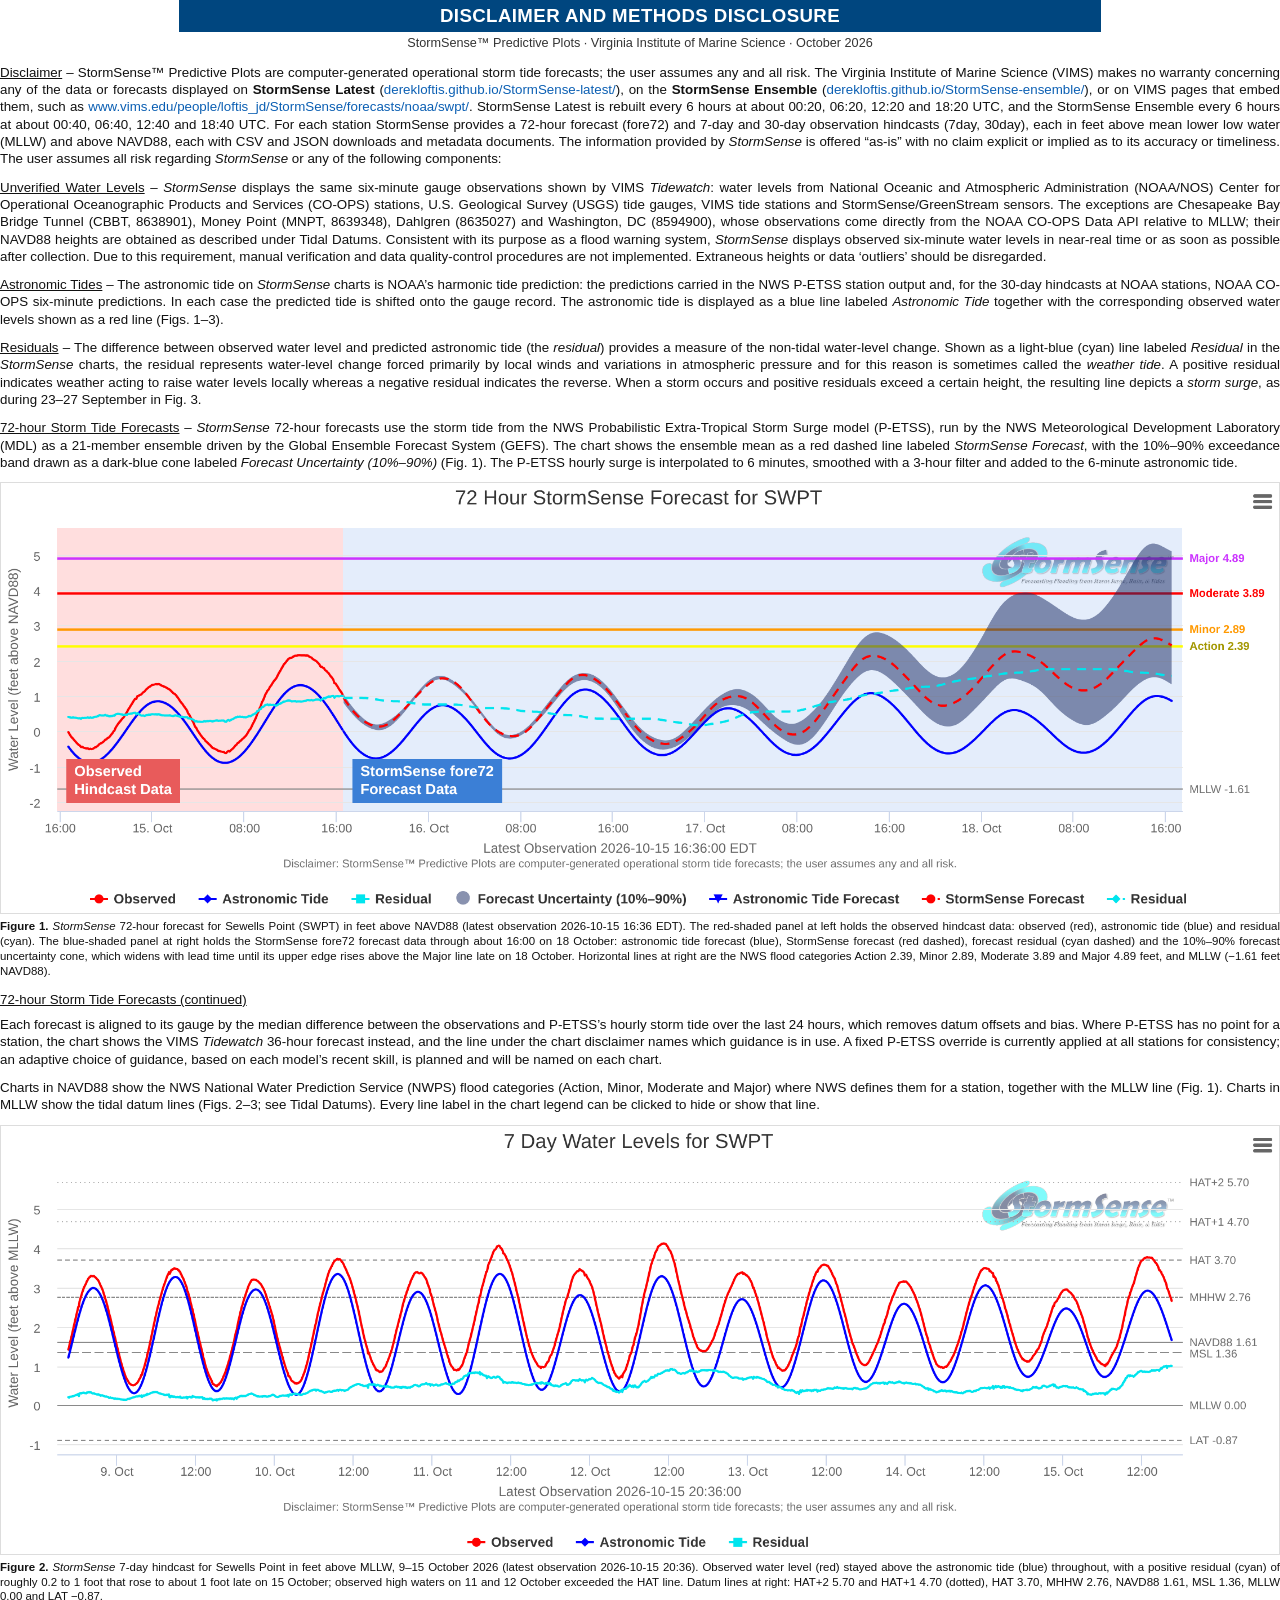
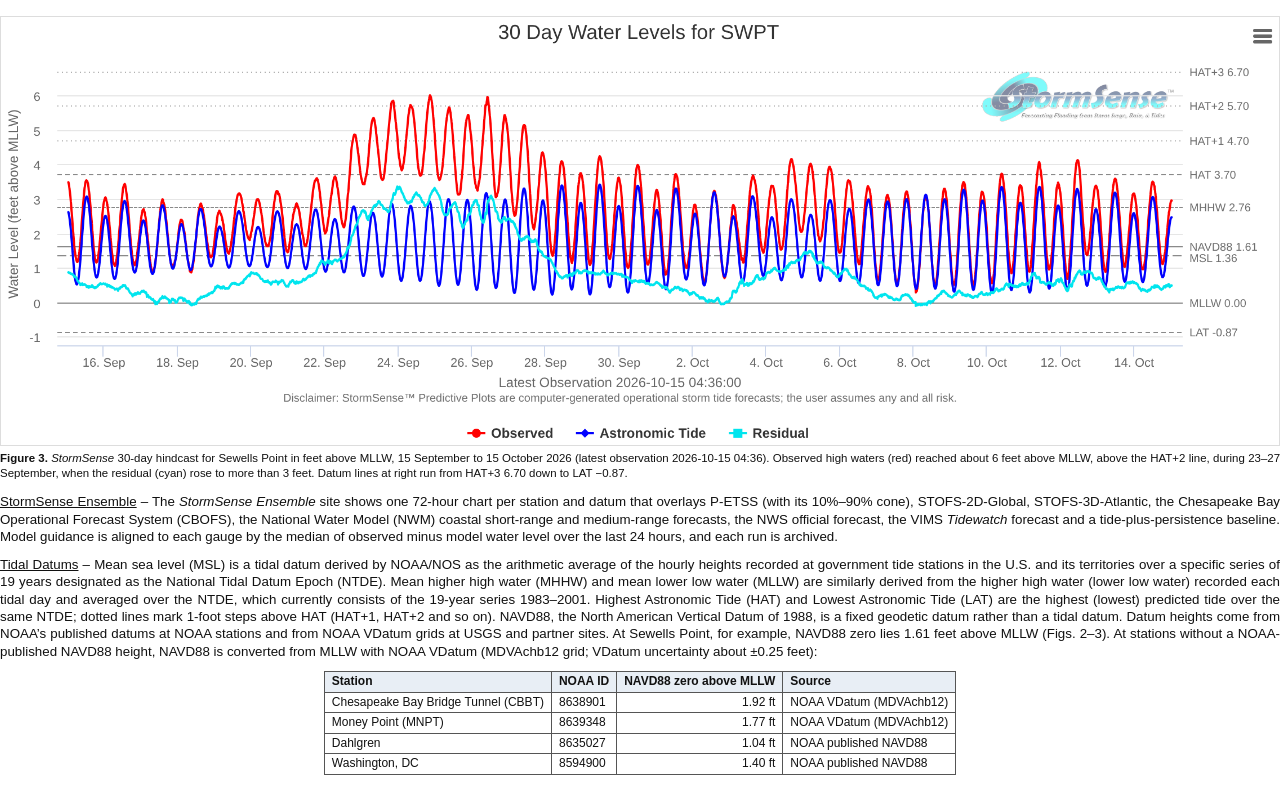
<file: handoff/disclosures/src/stormsense-disclaimer-disclosure.html>
<!doctype html><html lang="en"><head><meta charset="utf-8"><title>StormSense Disclaimer and Methods Disclosure</title><style>
*{font-family:Arial,'Liberation Sans',Helvetica,sans-serif;box-sizing:border-box}
html,body{margin:0;padding:0;background:#fff}
body{font-size:10pt;line-height:1.3;color:#111;-webkit-print-color-adjust:exact;print-color-adjust:exact}
.band{background:#00467f;color:#fff;font-weight:bold;font-size:14pt;letter-spacing:0.4px;text-align:center;padding:4px 0;width:72%;margin:0 auto 3px}
.sub{text-align:center;font-size:9.5pt;color:#333;margin:0 0 12px}
p{text-align:justify;margin:0 0 11px}
.h{text-decoration:underline}
p.cont{margin-top:0}
.cont .h{display:block;margin-bottom:8px}
figure{margin:6px 0 12px;break-inside:avoid}
figure img{width:100%;display:block;border:1px solid #ddd}
figure.small img{width:68%;margin:0 auto;border:none}
figcaption{font-size:8.6pt;line-height:1.3;margin-top:5px;text-align:justify}
.keep{break-inside:avoid}
.headkeep{break-after:avoid}
.confirm{background:#fff176;padding:0 2px}
table{border-collapse:collapse;margin:4px auto 12px;font-size:9pt;break-inside:avoid}
th,td{border:1px solid #555;padding:2px 7px;text-align:left}
th{background:#e8eef5}
td.n{text-align:right}
a{color:#0b5fb3;text-decoration:none;overflow-wrap:anywhere}
i{font-style:italic}
</style></head><body>
<div class="band">DISCLAIMER AND METHODS DISCLOSURE</div>
<div class="sub">StormSense&trade; Predictive Plots &middot; Virginia Institute of Marine Science &middot; October 2026</div>

<p><span class="h">Disclaimer</span> &ndash; StormSense&trade; Predictive Plots are computer-generated operational storm tide forecasts; the user assumes any and all risk. The Virginia Institute of Marine Science (VIMS) makes no warranty concerning any of the data or forecasts displayed on <b>StormSense Latest</b> (<a href="https://derekloftis.github.io/StormSense-latest/">derekloftis.github.io/StormSense-latest/</a>), on the <b>StormSense Ensemble</b> (<a href="https://derekloftis.github.io/StormSense-ensemble/">derekloftis.github.io/StormSense-ensemble/</a>), or on VIMS pages that embed them, such as <a href="https://www.vims.edu/people/loftis_jd/StormSense/forecasts/noaa/swpt/">www.vims.edu/people/loftis_jd/StormSense/forecasts/noaa/swpt/</a>. StormSense Latest is rebuilt every 6 hours at about 00:20, 06:20, 12:20 and 18:20 UTC, and the StormSense Ensemble every 6 hours at about 00:40, 06:40, 12:40 and 18:40 UTC. For each station StormSense provides a 72-hour forecast (fore72) and 7-day and 30-day observation hindcasts (7day, 30day), each in feet above mean lower low water (MLLW) and above NAVD88, each with CSV and JSON downloads and metadata documents. The information provided by <i>StormSense</i> is offered &ldquo;as-is&rdquo; with no claim explicit or implied as to its accuracy or timeliness. The user assumes all risk regarding <i>StormSense</i> or any of the following components:</p>

<p><span class="h">Unverified Water Levels</span> &ndash; <i>StormSense</i> displays the same six-minute gauge observations shown by VIMS <i>Tidewatch</i>: water levels from National Oceanic and Atmospheric Administration (NOAA/NOS) Center for Operational Oceanographic Products and Services (CO-OPS) stations, U.S. Geological Survey (USGS) tide gauges, VIMS tide stations and StormSense/GreenStream sensors. The exceptions are Chesapeake Bay Bridge Tunnel (CBBT, 8638901), Money Point (MNPT, 8639348), Dahlgren (8635027) and Washington, DC (8594900), whose observations come directly from the NOAA CO-OPS Data API relative to MLLW; their NAVD88 heights are obtained as described under Tidal Datums. Consistent with its purpose as a flood warning system, <i>StormSense</i> displays observed six-minute water levels in near-real time or as soon as possible after collection. Due to this requirement, manual verification and data quality-control procedures are not implemented. Extraneous heights or data &lsquo;outliers&rsquo; should be disregarded.</p>

<p><span class="h">Astronomic Tides</span> &ndash; The astronomic tide on <i>StormSense</i> charts is NOAA&rsquo;s harmonic tide prediction: the predictions carried in the NWS P-ETSS station output and, for the 30-day hindcasts at NOAA stations, NOAA CO-OPS six-minute predictions. In each case the predicted tide is shifted onto the gauge record. The astronomic tide is displayed as a blue line labeled <i>Astronomic Tide</i> together with the corresponding observed water levels shown as a red line (Figs. 1&ndash;3).</p>

<p><span class="h">Residuals</span> &ndash; The difference between observed water level and predicted astronomic tide (the <i>residual</i>) provides a measure of the non-tidal water-level change. Shown as a light-blue (cyan) line labeled <i>Residual</i> in the <i>StormSense</i> charts, the residual represents water-level change forced primarily by local winds and variations in atmospheric pressure and for this reason is sometimes called the <i>weather tide</i>. A positive residual indicates weather acting to raise water levels locally whereas a negative residual indicates the reverse. When a storm occurs and positive residuals exceed a certain height, the resulting line depicts a <i>storm surge</i>, as during 23&ndash;27 September in Fig. 3.</p>

<p class="headkeep"><span class="h">72-hour Storm Tide Forecasts</span> &ndash; <i>StormSense</i> 72-hour forecasts use the storm tide from the NWS Probabilistic Extra-Tropical Storm Surge model (P-ETSS), run by the NWS Meteorological Development Laboratory (MDL) as a 21-member ensemble driven by the Global Ensemble Forecast System (GEFS). The chart shows the ensemble mean as a red dashed line labeled <i>StormSense Forecast</i>, with the 10%&ndash;90% exceedance band drawn as a dark-blue cone labeled <i>Forecast Uncertainty (10%&ndash;90%)</i> (Fig. 1). The P-ETSS hourly surge is interpolated to 6 minutes, smoothed with a 3-hour filter and added to the 6-minute astronomic tide.</p>

<figure>
<img src="ss_fig1_fore72_SWPT_NAVD.png" alt="StormSense 72-hour forecast, Sewells Point, NAVD88">
<figcaption><b>Figure 1.</b> <i>StormSense</i> 72-hour forecast for Sewells Point (SWPT) in feet above NAVD88 (latest observation 2026-10-15 16:36 EDT). The red-shaded panel at left holds the observed hindcast data: observed (red), astronomic tide (blue) and residual (cyan). The blue-shaded panel at right holds the StormSense fore72 forecast data through about 16:00 on 18 October: astronomic tide forecast (blue), StormSense forecast (red dashed), forecast residual (cyan dashed) and the 10%&ndash;90% forecast uncertainty cone, which widens with lead time until its upper edge rises above the Major line late on 18 October. Horizontal lines at right are the NWS flood categories Action 2.39, Minor 2.89, Moderate 3.89 and Major 4.89 feet, and MLLW (&minus;1.61 feet NAVD88).</figcaption>
</figure>

<p class="cont"><span class="h">72-hour Storm Tide Forecasts (continued)</span>
Each forecast is aligned to its gauge by the median difference between the observations and P-ETSS&rsquo;s hourly storm tide over the last 24 hours, which removes datum offsets and bias. Where P-ETSS has no point for a station, the chart shows the VIMS <i>Tidewatch</i> 36-hour forecast instead, and the line under the chart disclaimer names which guidance is in use. A fixed P-ETSS override is currently applied at all stations for consistency; an adaptive choice of guidance, based on each model&rsquo;s recent skill, is planned and will be named on each chart.</p>

<p>Charts in NAVD88 show the NWS National Water Prediction Service (NWPS) flood categories (Action, Minor, Moderate and Major) where NWS defines them for a station, together with the MLLW line (Fig. 1). Charts in MLLW show the tidal datum lines (Figs. 2&ndash;3; see Tidal Datums). Every line label in the chart legend can be clicked to hide or show that line.</p>

<figure>
<img src="ss_fig2_7day_SWPT_MLLW.png" alt="StormSense 7-day hindcast, Sewells Point, MLLW">
<figcaption><b>Figure 2.</b> <i>StormSense</i> 7-day hindcast for Sewells Point in feet above MLLW, 9&ndash;15 October 2026 (latest observation 2026-10-15 20:36). Observed water level (red) stayed above the astronomic tide (blue) throughout, with a positive residual (cyan) of roughly 0.2 to 1 foot that rose to about 1 foot late on 15 October; observed high waters on 11 and 12 October exceeded the HAT line. Datum lines at right: HAT+2 5.70 and HAT+1 4.70 (dotted), HAT 3.70, MHHW 2.76, NAVD88 1.61, MSL 1.36, MLLW 0.00 and LAT &minus;0.87.</figcaption>
</figure>

<figure>
<img src="ss_fig3_30day_SWPT_MLLW.png" alt="StormSense 30-day hindcast, Sewells Point, MLLW">
<figcaption><b>Figure 3.</b> <i>StormSense</i> 30-day hindcast for Sewells Point in feet above MLLW, 15 September to 15 October 2026 (latest observation 2026-10-15 04:36). Observed high waters (red) reached about 6 feet above MLLW, above the HAT+2 line, during 23&ndash;27 September, when the residual (cyan) rose to more than 3 feet. Datum lines at right run from HAT+3 6.70 down to LAT &minus;0.87.</figcaption>
</figure>

<p><span class="h">StormSense Ensemble</span> &ndash; The <i>StormSense Ensemble</i> site shows one 72-hour chart per station and datum that overlays P-ETSS (with its 10%&ndash;90% cone), STOFS-2D-Global, STOFS-3D-Atlantic, the Chesapeake Bay Operational Forecast System (CBOFS), the National Water Model (NWM) coastal short-range and medium-range forecasts, the NWS official forecast, the VIMS <i>Tidewatch</i> forecast and a tide-plus-persistence baseline. Model guidance is aligned to each gauge by the median of observed minus model water level over the last 24 hours, and each run is archived.</p>

<p><span class="h">Tidal Datums</span> &ndash; Mean sea level (MSL) is a tidal datum derived by NOAA/NOS as the arithmetic average of the hourly heights recorded at government tide stations in the U.S. and its territories over a specific series of 19 years designated as the National Tidal Datum Epoch (NTDE). Mean higher high water (MHHW) and mean lower low water (MLLW) are similarly derived from the higher high water (lower low water) recorded each tidal day and averaged over the NTDE, which currently consists of the 19-year series 1983&ndash;2001. Highest Astronomic Tide (HAT) and Lowest Astronomic Tide (LAT) are the highest (lowest) predicted tide over the same NTDE; dotted lines mark 1-foot steps above HAT (HAT+1, HAT+2 and so on). NAVD88, the North American Vertical Datum of 1988, is a fixed geodetic datum rather than a tidal datum. Datum heights come from NOAA&rsquo;s published datums at NOAA stations and from NOAA VDatum grids at USGS and partner sites. At Sewells Point, for example, NAVD88 zero lies 1.61 feet above MLLW (Figs. 2&ndash;3). At stations without a NOAA-published NAVD88 height, NAVD88 is converted from MLLW with NOAA VDatum (MDVAchb12 grid; VDatum uncertainty about &plusmn;0.25 feet):</p>

<table>
<tr><th>Station</th><th>NOAA ID</th><th>NAVD88 zero above MLLW</th><th>Source</th></tr>
<tr><td>Chesapeake Bay Bridge Tunnel (CBBT)</td><td>8638901</td><td class="n">1.92 ft</td><td>NOAA VDatum (MDVAchb12)</td></tr>
<tr><td>Money Point (MNPT)</td><td>8639348</td><td class="n">1.77 ft</td><td>NOAA VDatum (MDVAchb12)</td></tr>
<tr><td>Dahlgren</td><td>8635027</td><td class="n">1.04 ft</td><td>NOAA published NAVD88</td></tr>
<tr><td>Washington, DC</td><td>8594900</td><td class="n">1.40 ft</td><td>NOAA published NAVD88</td></tr>
</table>
</body></html>
</file>
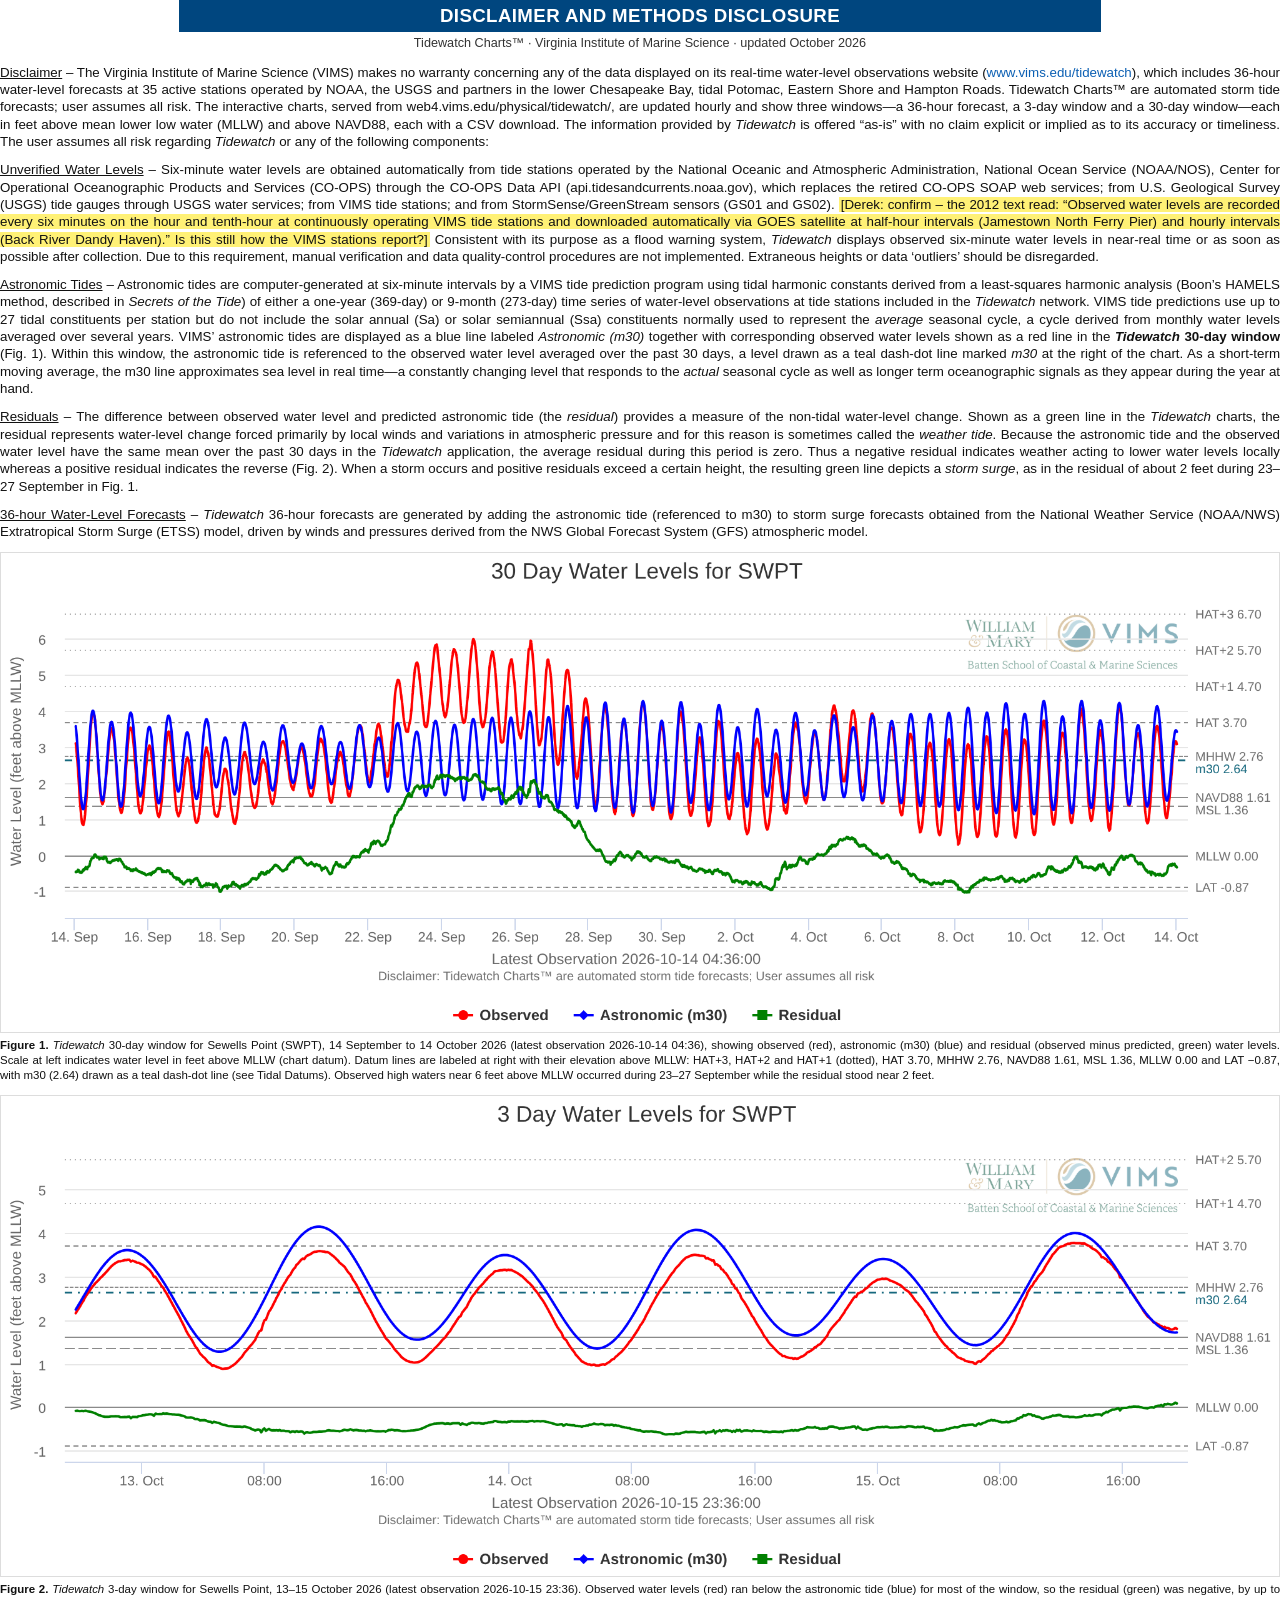
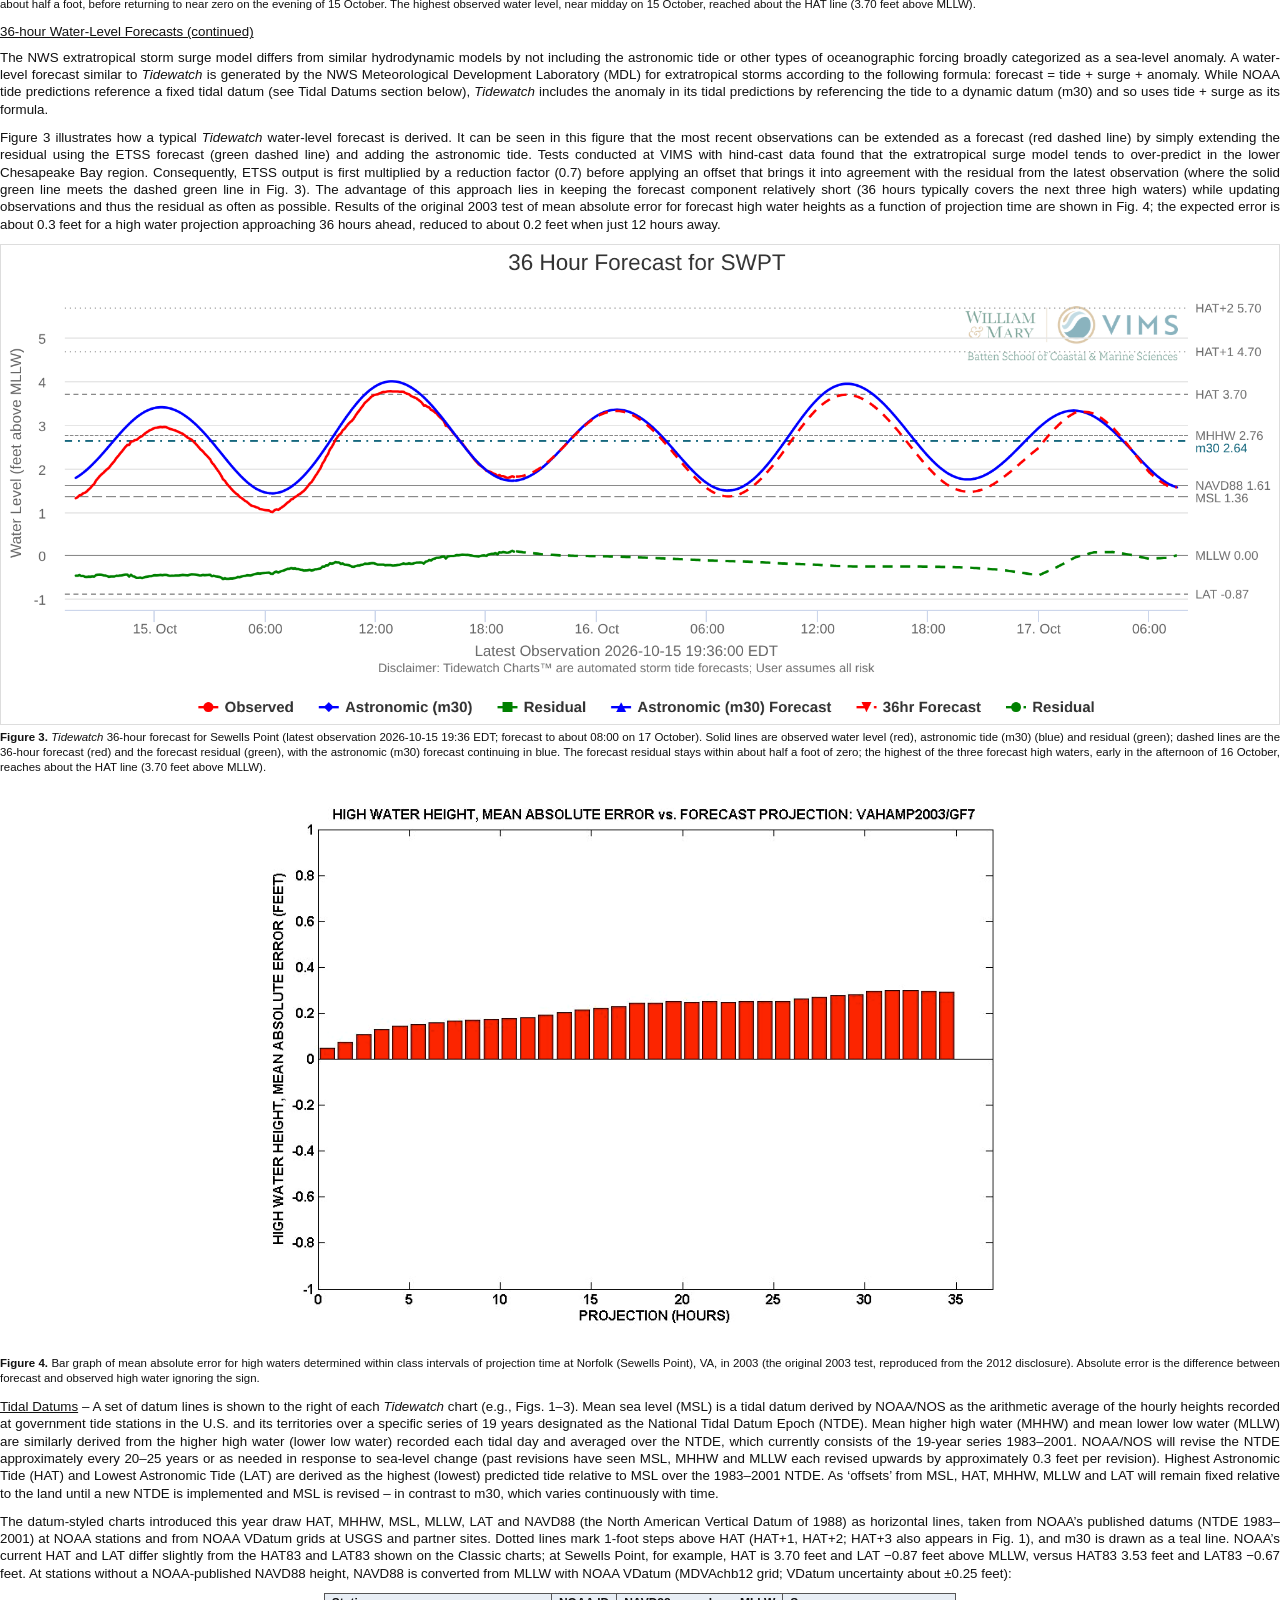
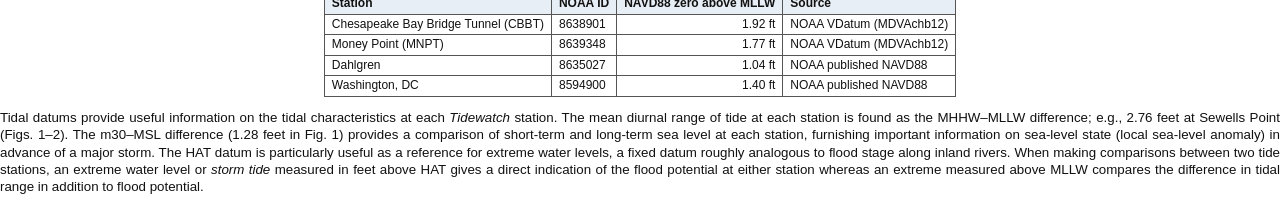
<file: handoff/disclosures/src/tidewatch-disclaimer-disclosure-2026.html>
<!doctype html><html lang="en"><head><meta charset="utf-8"><title>Tidewatch Disclaimer and Methods Disclosure</title><style>
*{font-family:Arial,'Liberation Sans',Helvetica,sans-serif;box-sizing:border-box}
html,body{margin:0;padding:0;background:#fff}
body{font-size:10pt;line-height:1.3;color:#111;-webkit-print-color-adjust:exact;print-color-adjust:exact}
.band{background:#00467f;color:#fff;font-weight:bold;font-size:14pt;letter-spacing:0.4px;text-align:center;padding:4px 0;width:72%;margin:0 auto 3px}
.sub{text-align:center;font-size:9.5pt;color:#333;margin:0 0 12px}
p{text-align:justify;margin:0 0 11px}
.h{text-decoration:underline}
p.cont{margin-top:0}
.cont .h{display:block;margin-bottom:8px}
figure{margin:6px 0 12px;break-inside:avoid}
figure img{width:100%;display:block;border:1px solid #ddd}
figure.small img{width:68%;margin:0 auto;border:none}
figcaption{font-size:8.6pt;line-height:1.3;margin-top:5px;text-align:justify}
.keep{break-inside:avoid}
.headkeep{break-after:avoid}
.confirm{background:#fff176;padding:0 2px}
table{border-collapse:collapse;margin:4px auto 12px;font-size:9pt;break-inside:avoid}
th,td{border:1px solid #555;padding:2px 7px;text-align:left}
th{background:#e8eef5}
td.n{text-align:right}
a{color:#0b5fb3;text-decoration:none;overflow-wrap:anywhere}
i{font-style:italic}
</style></head><body>
<div class="band">DISCLAIMER AND METHODS DISCLOSURE</div>
<div class="sub">Tidewatch Charts&trade; &middot; Virginia Institute of Marine Science &middot; updated October 2026</div>

<p><span class="h">Disclaimer</span> &ndash; The Virginia Institute of Marine Science (VIMS) makes no warranty concerning any of the data displayed on its real-time water-level observations website (<a href="https://www.vims.edu/tidewatch">www.vims.edu/tidewatch</a>), which includes 36-hour water-level forecasts at 35 active stations operated by NOAA, the USGS and partners in the lower Chesapeake Bay, tidal Potomac, Eastern Shore and Hampton Roads. Tidewatch Charts&trade; are automated storm tide forecasts; user assumes all risk. The interactive charts, served from web4.vims.edu/physical/tidewatch/, are updated hourly and show three windows&mdash;a 36-hour forecast, a 3-day window and a 30-day window&mdash;each in feet above mean lower low water (MLLW) and above NAVD88, each with a CSV download. The information provided by <i>Tidewatch</i> is offered &ldquo;as-is&rdquo; with no claim explicit or implied as to its accuracy or timeliness. The user assumes all risk regarding <i>Tidewatch</i> or any of the following components:</p>

<p><span class="h">Unverified Water Levels</span> &ndash; Six-minute water levels are obtained automatically from tide stations operated by the National Oceanic and Atmospheric Administration, National Ocean Service (NOAA/NOS), Center for Operational Oceanographic Products and Services (CO-OPS) through the CO-OPS Data API (api.tidesandcurrents.noaa.gov), which replaces the retired CO-OPS SOAP web services; from U.S. Geological Survey (USGS) tide gauges through USGS water services; from VIMS tide stations; and from StormSense/GreenStream sensors (GS01 and GS02). <span class="confirm">[Derek: confirm &ndash; the 2012 text read: &ldquo;Observed water levels are recorded every six minutes on the hour and tenth-hour at continuously operating VIMS tide stations and downloaded automatically via GOES satellite at half-hour intervals (Jamestown North Ferry Pier) and hourly intervals (Back River Dandy Haven).&rdquo; Is this still how the VIMS stations report?]</span> Consistent with its purpose as a flood warning system, <i>Tidewatch</i> displays observed six-minute water levels in near-real time or as soon as possible after collection. Due to this requirement, manual verification and data quality-control procedures are not implemented. Extraneous heights or data &lsquo;outliers&rsquo; should be disregarded.</p>

<p><span class="h">Astronomic Tides</span> &ndash; Astronomic tides are computer-generated at six-minute intervals by a VIMS tide prediction program using tidal harmonic constants derived from a least-squares harmonic analysis (Boon&rsquo;s HAMELS method, described in <i>Secrets of the Tide</i>) of either a one-year (369-day) or 9-month (273-day) time series of water-level observations at tide stations included in the <i>Tidewatch</i> network. VIMS tide predictions use up to 27 tidal constituents per station but do not include the solar annual (Sa) or solar semiannual (Ssa) constituents normally used to represent the <i>average</i> seasonal cycle, a cycle derived from monthly water levels averaged over several years. VIMS&rsquo; astronomic tides are displayed as a blue line labeled <i>Astronomic (m30)</i> together with corresponding observed water levels shown as a red line in the <b><i>Tidewatch</i> 30-day window</b> (Fig. 1). Within this window, the astronomic tide is referenced to the observed water level averaged over the past 30 days, a level drawn as a teal dash-dot line marked <i>m30</i> at the right of the chart. As a short-term moving average, the m30 line approximates sea level in real time&mdash;a constantly changing level that responds to the <i>actual</i> seasonal cycle as well as longer term oceanographic signals as they appear during the year at hand.</p>

<p><span class="h">Residuals</span> &ndash; The difference between observed water level and predicted astronomic tide (the <i>residual</i>) provides a measure of the non-tidal water-level change. Shown as a green line in the <i>Tidewatch</i> charts, the residual represents water-level change forced primarily by local winds and variations in atmospheric pressure and for this reason is sometimes called the <i>weather tide</i>. Because the astronomic tide and the observed water level have the same mean over the past 30 days in the <i>Tidewatch</i> application, the average residual during this period is zero. Thus a negative residual indicates weather acting to lower water levels locally whereas a positive residual indicates the reverse (Fig. 2). When a storm occurs and positive residuals exceed a certain height, the resulting green line depicts a <i>storm surge</i>, as in the residual of about 2 feet during 23&ndash;27 September in Fig. 1.</p>

<p class="headkeep"><span class="h">36-hour Water-Level Forecasts</span> &ndash; <i>Tidewatch</i> 36-hour forecasts are generated by adding the astronomic tide (referenced to m30) to storm surge forecasts obtained from the National Weather Service (NOAA/NWS) Extratropical Storm Surge (ETSS) model, driven by winds and pressures derived from the NWS Global Forecast System (GFS) atmospheric model.</p>

<figure>
<img src="tw_fig1_30d_SWPT_MLLW.png" alt="Tidewatch 30-day window, Sewells Point">
<figcaption><b>Figure 1.</b> <i>Tidewatch</i> 30-day window for Sewells Point (SWPT), 14 September to 14 October 2026 (latest observation 2026-10-14 04:36), showing observed (red), astronomic (m30) (blue) and residual (observed minus predicted, green) water levels. Scale at left indicates water level in feet above MLLW (chart datum). Datum lines are labeled at right with their elevation above MLLW: HAT+3, HAT+2 and HAT+1 (dotted), HAT 3.70, MHHW 2.76, NAVD88 1.61, MSL 1.36, MLLW 0.00 and LAT &minus;0.87, with m30 (2.64) drawn as a teal dash-dot line (see Tidal Datums). Observed high waters near 6 feet above MLLW occurred during 23&ndash;27 September while the residual stood near 2 feet.</figcaption>
</figure>

<figure>
<img src="tw_fig2_3d_SWPT_MLLW.png" alt="Tidewatch 3-day window, Sewells Point">
<figcaption><b>Figure 2.</b> <i>Tidewatch</i> 3-day window for Sewells Point, 13&ndash;15 October 2026 (latest observation 2026-10-15 23:36). Observed water levels (red) ran below the astronomic tide (blue) for most of the window, so the residual (green) was negative, by up to about half a foot, before returning to near zero on the evening of 15 October. The highest observed water level, near midday on 15 October, reached about the HAT line (3.70 feet above MLLW).</figcaption>
</figure>

<p class="cont"><span class="h">36-hour Water-Level Forecasts (continued)</span>
The NWS extratropical storm surge model differs from similar hydrodynamic models by not including the astronomic tide or other types of oceanographic forcing broadly categorized as a sea-level anomaly. A water-level forecast similar to <i>Tidewatch</i> is generated by the NWS Meteorological Development Laboratory (MDL) for extratropical storms according to the following formula: forecast = tide + surge + anomaly. While NOAA tide predictions reference a fixed tidal datum (see Tidal Datums section below), <i>Tidewatch</i> includes the anomaly in its tidal predictions by referencing the tide to a dynamic datum (m30) and so uses tide + surge as its formula.</p>

<p>Figure 3 illustrates how a typical <i>Tidewatch</i> water-level forecast is derived. It can be seen in this figure that the most recent observations can be extended as a forecast (red dashed line) by simply extending the residual using the ETSS forecast (green dashed line) and adding the astronomic tide. Tests conducted at VIMS with hind-cast data found that the extratropical surge model tends to over-predict in the lower Chesapeake Bay region. Consequently, ETSS output is first multiplied by a reduction factor (0.7) before applying an offset that brings it into agreement with the residual from the latest observation (where the solid green line meets the dashed green line in Fig. 3). The advantage of this approach lies in keeping the forecast component relatively short (36 hours typically covers the next three high waters) while updating observations and thus the residual as often as possible. Results of the original 2003 test of mean absolute error for forecast high water heights as a function of projection time are shown in Fig. 4; the expected error is about 0.3 feet for a high water projection approaching 36 hours ahead, reduced to about 0.2 feet when just 12 hours away.</p>

<figure>
<img src="tw_fig3_f36_SWPT_MLLW.png" alt="Tidewatch 36-hour forecast, Sewells Point">
<figcaption><b>Figure 3.</b> <i>Tidewatch</i> 36-hour forecast for Sewells Point (latest observation 2026-10-15 19:36 EDT; forecast to about 08:00 on 17 October). Solid lines are observed water level (red), astronomic tide (m30) (blue) and residual (green); dashed lines are the 36-hour forecast (red) and the forecast residual (green), with the astronomic (m30) forecast continuing in blue. The forecast residual stays within about half a foot of zero; the highest of the three forecast high waters, early in the afternoon of 16 October, reaches about the HAT line (3.70 feet above MLLW).</figcaption>
</figure>

<figure class="small">
<img src="tw_fig4_2003_SWPT_MAE.png" alt="2003 mean absolute error bar chart">
<figcaption><b>Figure 4.</b> Bar graph of mean absolute error for high waters determined within class intervals of projection time at Norfolk (Sewells Point), VA, in 2003 (the original 2003 test, reproduced from the 2012 disclosure). Absolute error is the difference between forecast and observed high water ignoring the sign.</figcaption>
</figure>

<p><span class="h">Tidal Datums</span> &ndash; A set of datum lines is shown to the right of each <i>Tidewatch</i> chart (e.g., Figs. 1&ndash;3). Mean sea level (MSL) is a tidal datum derived by NOAA/NOS as the arithmetic average of the hourly heights recorded at government tide stations in the U.S. and its territories over a specific series of 19 years designated as the National Tidal Datum Epoch (NTDE). Mean higher high water (MHHW) and mean lower low water (MLLW) are similarly derived from the higher high water (lower low water) recorded each tidal day and averaged over the NTDE, which currently consists of the 19-year series 1983&ndash;2001. NOAA/NOS will revise the NTDE approximately every 20&ndash;25 years or as needed in response to sea-level change (past revisions have seen MSL, MHHW and MLLW each revised upwards by approximately 0.3 feet per revision). Highest Astronomic Tide (HAT) and Lowest Astronomic Tide (LAT) are derived as the highest (lowest) predicted tide relative to MSL over the 1983&ndash;2001 NTDE. As &lsquo;offsets&rsquo; from MSL, HAT, MHHW, MLLW and LAT will remain fixed relative to the land until a new NTDE is implemented and MSL is revised &ndash; in contrast to m30, which varies continuously with time.</p>

<p>The datum-styled charts introduced this year draw HAT, MHHW, MSL, MLLW, LAT and NAVD88 (the North American Vertical Datum of 1988) as horizontal lines, taken from NOAA&rsquo;s published datums (NTDE 1983&ndash;2001) at NOAA stations and from NOAA VDatum grids at USGS and partner sites. Dotted lines mark 1-foot steps above HAT (HAT+1, HAT+2; HAT+3 also appears in Fig. 1), and m30 is drawn as a teal line. NOAA&rsquo;s current HAT and LAT differ slightly from the HAT83 and LAT83 shown on the Classic charts; at Sewells Point, for example, HAT is 3.70 feet and LAT &minus;0.87 feet above MLLW, versus HAT83 3.53 feet and LAT83 &minus;0.67 feet. At stations without a NOAA-published NAVD88 height, NAVD88 is converted from MLLW with NOAA VDatum (MDVAchb12 grid; VDatum uncertainty about &plusmn;0.25 feet):</p>

<table>
<tr><th>Station</th><th>NOAA ID</th><th>NAVD88 zero above MLLW</th><th>Source</th></tr>
<tr><td>Chesapeake Bay Bridge Tunnel (CBBT)</td><td>8638901</td><td class="n">1.92 ft</td><td>NOAA VDatum (MDVAchb12)</td></tr>
<tr><td>Money Point (MNPT)</td><td>8639348</td><td class="n">1.77 ft</td><td>NOAA VDatum (MDVAchb12)</td></tr>
<tr><td>Dahlgren</td><td>8635027</td><td class="n">1.04 ft</td><td>NOAA published NAVD88</td></tr>
<tr><td>Washington, DC</td><td>8594900</td><td class="n">1.40 ft</td><td>NOAA published NAVD88</td></tr>
</table>

<p>Tidal datums provide useful information on the tidal characteristics at each <i>Tidewatch</i> station. The mean diurnal range of tide at each station is found as the MHHW&ndash;MLLW difference; e.g., 2.76 feet at Sewells Point (Figs. 1&ndash;2). The m30&ndash;MSL difference (1.28 feet in Fig. 1) provides a comparison of short-term and long-term sea level at each station, furnishing important information on sea-level state (local sea-level anomaly) in advance of a major storm. The HAT datum is particularly useful as a reference for extreme water levels, a fixed datum roughly analogous to flood stage along inland rivers. When making comparisons between two tide stations, an extreme water level or <i>storm tide</i> measured in feet above HAT gives a direct indication of the flood potential at either station whereas an extreme measured above MLLW compares the difference in tidal range in addition to flood potential.</p>
</body></html>
</file>
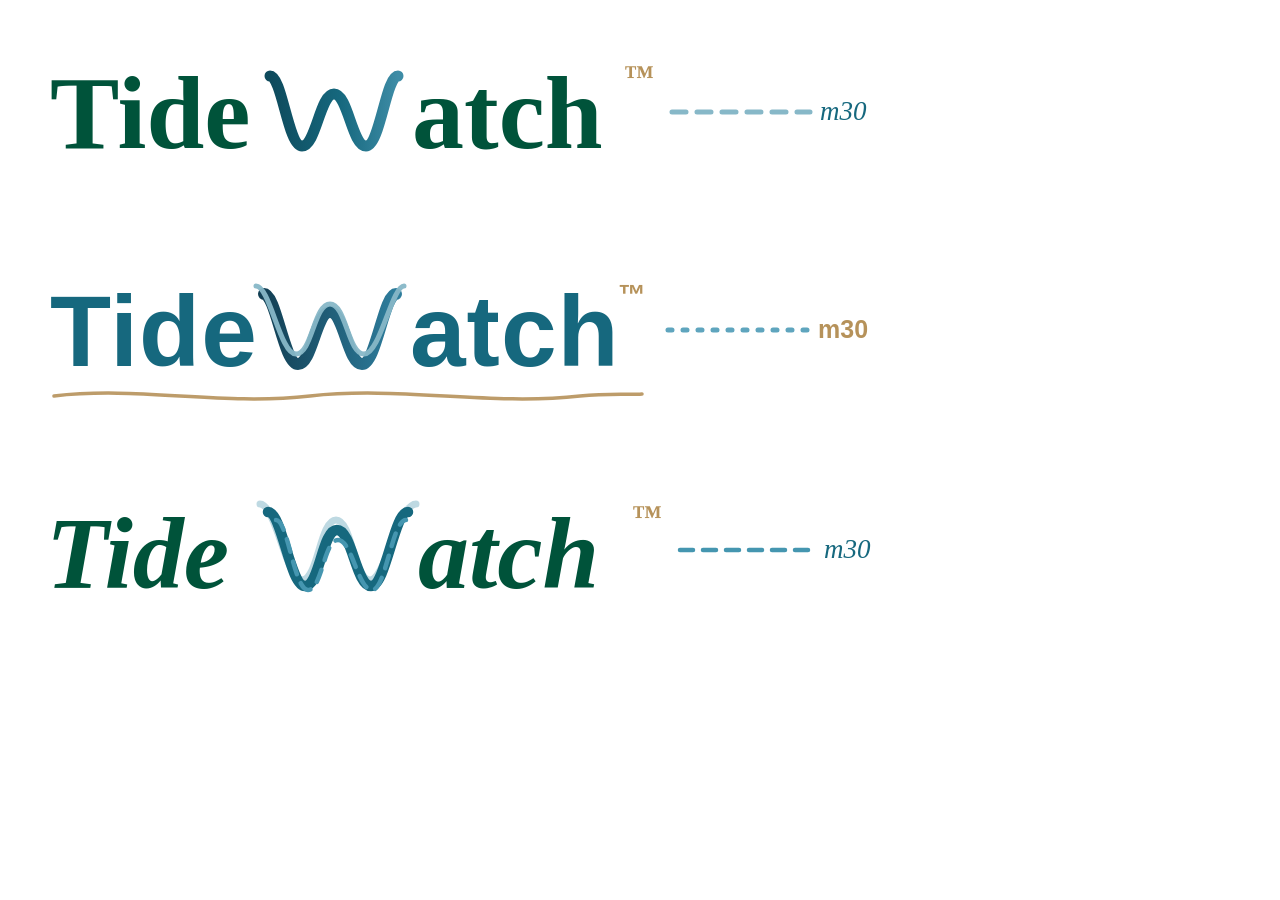
<file: tools/diagnostics/branding/logos_source.html>
<!doctype html><meta charset="utf-8">
<style>
body{margin:0;background:transparent}
.logo{width:880px;height:200px;margin:20px;position:relative}
svg{display:block}
</style>

<!-- Variant A: scholarly serif (Bitstream Charter), W&M green text, teal wave W -->
<div class="logo" id="A">
<svg viewBox="0 0 880 200" width="880" height="200">
  <defs>
    <linearGradient id="gA" x1="0" y1="0" x2="1" y2="0">
      <stop offset="0" stop-color="#0E4A5C"/><stop offset=".55" stop-color="#16687E"/><stop offset="1" stop-color="#3E8CA6"/>
    </linearGradient>
  </defs>
  <text x="30" y="128" font-family="Bitstream Charter, serif" font-weight="bold" font-size="104" fill="#00533A">Tide</text>
  <!-- W as tidal wave: solid = observations, dashed = m30 -->
  <g transform="translate(236,0)">
    <path d="M14,56 C26,56 32,126 46,126 C60,126 64,74 78,74 C92,74 96,126 110,126 C124,126 130,56 142,56"
          fill="none" stroke="url(#gA)" stroke-width="11" stroke-linecap="round"/>

  </g>
  <text x="392" y="128" font-family="Bitstream Charter, serif" font-weight="bold" font-size="104" fill="#00533A">atch</text>
  <text x="604" y="66" font-family="Bitstream Charter, serif" font-weight="bold" font-size="30" fill="#B6925A">™</text>
  <path d="M652,92 L790,92" fill="none" stroke="#87B8C8" stroke-width="5" stroke-linecap="round" stroke-dasharray="14 11"/>
  <text x="800" y="100" font-family="Bitstream Charter, serif" font-style="italic" font-size="27" fill="#16687E" text-anchor="start">m30</text>
</svg>
</div>

<!-- Variant B: clean sans (Carlito), teal text, navy wave W, gold accent -->
<div class="logo" id="B">
<svg viewBox="0 0 880 200" width="880" height="200">
  <defs>
    <linearGradient id="gB" x1="0" y1="0" x2="1" y2="0">
      <stop offset="0" stop-color="#123F54"/><stop offset="1" stop-color="#2E7D9C"/>
    </linearGradient>
  </defs>
  <text x="30" y="126" font-family="Carlito, sans-serif" font-weight="bold" font-size="100" letter-spacing="1" fill="#16687E">Tide</text>
  <g transform="translate(232,0)">
    <path d="M12,54 C24,54 32,124 46,124 C60,124 64,72 78,72 C92,72 96,124 110,124 C124,124 132,54 144,54"
          fill="none" stroke="url(#gB)" stroke-width="12" stroke-linecap="round"/>
    <path d="M4,46 C18,46 28,114 44,114 C60,114 62,64 78,64 C94,64 96,114 112,114 C128,114 140,46 152,46"
          fill="none" stroke="#87B8C8" stroke-width="5" stroke-linecap="round" opacity=".95"/>
  </g>
  <text x="390" y="126" font-family="Carlito, sans-serif" font-weight="bold" font-size="100" letter-spacing="1" fill="#16687E">atch</text>
  <text x="598" y="64" font-family="Carlito, sans-serif" font-weight="bold" font-size="28" fill="#B6925A">™</text>
  <path d="M648,90 L788,90" fill="none" stroke="#5FA5BE" stroke-width="5" stroke-linecap="round" stroke-dasharray="4 11"/>
  <text x="798" y="98" font-family="Carlito, sans-serif" font-weight="bold" font-size="25" fill="#B6925A" text-anchor="start">m30</text>
  <path d="M34 156 C120 146 200 166 290 156 C380 146 470 166 560 156 C590 153 610 155 622 154" fill="none" stroke="#B6925A" stroke-width="3.5" stroke-linecap="round" opacity=".9"/>
</svg>
</div>

<!-- Variant C: flowy italic serif (Caladea), layered wave W in three blues -->
<div class="logo" id="C">
<svg viewBox="0 0 880 200" width="880" height="200">
  <text x="26" y="128" font-family="Caladea, serif" font-style="italic" font-weight="bold" font-size="102" fill="#00533A">Tide</text>
  <g transform="translate(238,0)">
    <path d="M2,44 C18,44 28,120 44,120 C60,120 62,60 78,60 C94,60 96,120 112,120 C128,120 140,44 158,44"
          fill="none" stroke="#B7D5DF" stroke-width="7" stroke-linecap="round" opacity=".9"/>
    <path d="M10,52 C24,52 32,126 47,126 C62,126 64,70 79,70 C94,70 98,126 113,126 C128,126 136,52 150,52"
          fill="none" stroke="#16687E" stroke-width="10.5" stroke-linecap="round"/>
    <path d="M18,60 C30,60 36,130 50,130 C64,130 66,80 80,80 C94,80 100,130 114,130 C128,130 134,60 148,60"
          fill="none" stroke="#4596B0" stroke-width="4.5" stroke-linecap="round" stroke-dasharray="13 10"/>
  </g>
  <text x="398" y="128" font-family="Caladea, serif" font-style="italic" font-weight="bold" font-size="102" fill="#00533A">atch</text>
  <text x="612" y="66" font-family="Caladea, serif" font-weight="bold" font-size="30" fill="#B6925A">™</text>
  <path d="M660,90 L794,90" fill="none" stroke="#4596B0" stroke-width="4.5" stroke-linecap="round" stroke-dasharray="13 10"/>
  <text x="804" y="98" font-family="Caladea, serif" font-style="italic" font-size="27" fill="#16687E" text-anchor="start">m30</text>
</svg>
</div>
</file>
